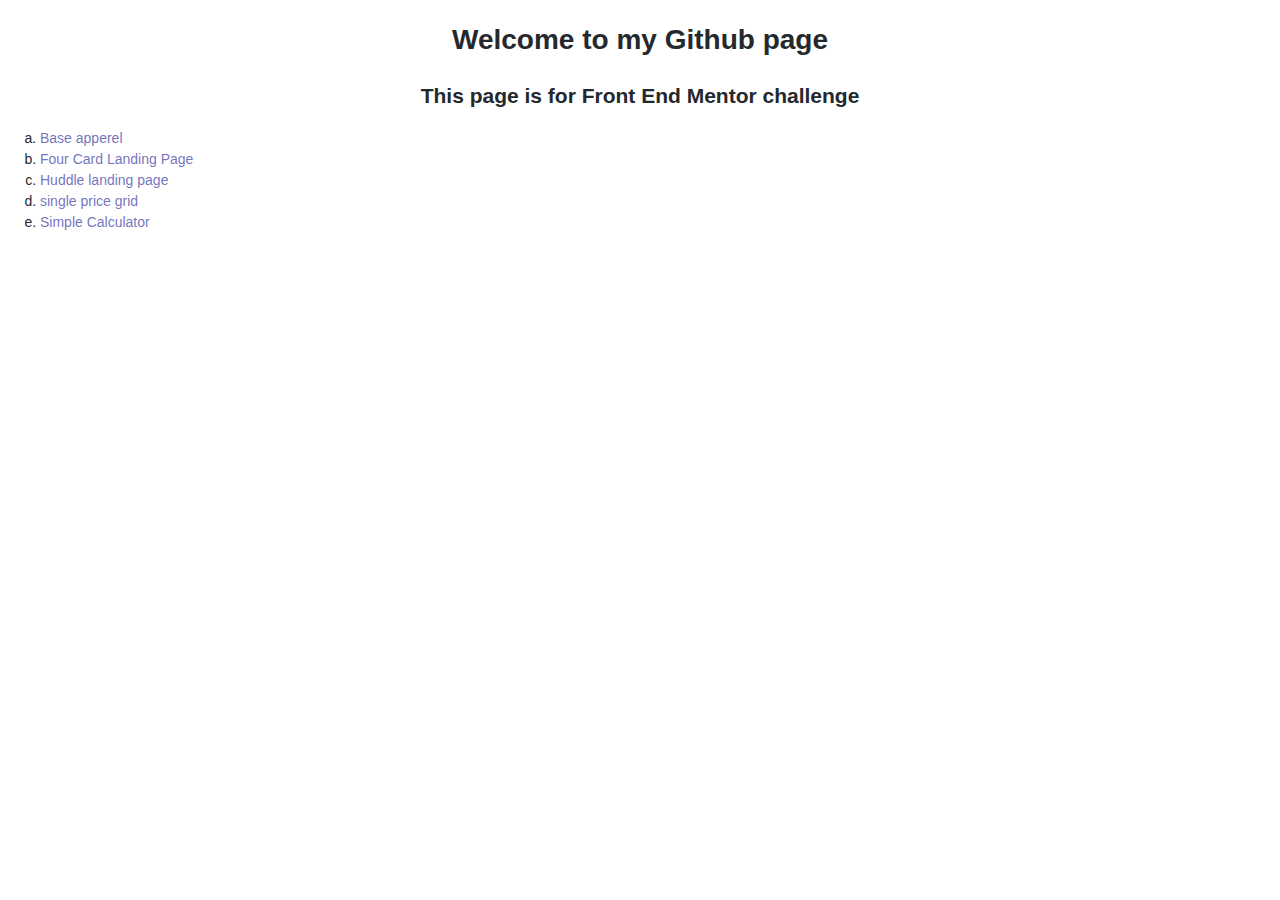
<file: index.html>
<!DOCTYPE html>
<html lang="en">

<head>
    <title></title>
    <meta charset="UTF-8">
    <meta name="viewport" content="width=device-width, initial-scale=1">
    <link href="style.css" rel="stylesheet">
    <link rel="stylesheet" href="https://stackpath.bootstrapcdn.com/bootstrap/4.5.0/css/bootstrap.min.css" integrity="sha384-9aIt2nRpC12Uk9gS9baDl411NQApFmC26EwAOH8WgZl5MYYxFfc+NcPb1dKGj7Sk" crossorigin="anonymous">

    <!-- JS, Popper.js, and jQuery -->
    <script src="https://code.jquery.com/jquery-3.5.1.slim.min.js" integrity="sha384-DfXdz2htPH0lsSSs5nCTpuj/zy4C+OGpamoFVy38MVBnE+IbbVYUew+OrCXaRkfj" crossorigin="anonymous"></script>
    <script src="https://cdn.jsdelivr.net/npm/popper.js@1.16.0/dist/umd/popper.min.js" integrity="sha384-Q6E9RHvbIyZFJoft+2mJbHaEWldlvI9IOYy5n3zV9zzTtmI3UksdQRVvoxMfooAo" crossorigin="anonymous"></script>
    <script src="https://stackpath.bootstrapcdn.com/bootstrap/4.5.0/js/bootstrap.min.js" integrity="sha384-OgVRvuATP1z7JjHLkuOU7Xw704+h835Lr+6QL9UvYjZE3Ipu6Tp75j7Bh/kR0JKI" crossorigin="anonymous"></script>
</head>

<body>
    <!-- <h1-6><span class="badge 2x badge-primary">Welcome to my Github page</span></h1-6> -->
    <header>
        <h1>Welcome to my Github page</h1>
        <h2>This page is for Front End Mentor challenge</h2>
    </header>
    <main>
        <ul>
            <li><a href="https://emanuelone.github.io/frontEnd-Mentor-challenges/base-apparel-coming-soon-master" target="_blank" rel="noopener noreferrer">Base apperel</a></li>
            <li><a href="https://emanuelone.github.io/frontEnd-Mentor-challenges/four-card-feature-section-master" target="_blank" rel="noopener noreferrer">Four Card Landing Page</a></li>
            <li><a href="https://emanuelone.github.io/frontEnd-Mentor-challenges/fylo-landing-page-with-two-column-layout-master" target="_blank" rel="noopener noreferrer">Huddle landing page</a></li>
            <li><a href="https://emanuelone.github.io/frontEnd-Mentor-challenges/single-price-grid-component-master" target="_blank" rel="noopener noreferrer">single price grid</a></li>
            <li>
                <a href="https://emanuelone.github.io/frontEnd-Mentor-challenges/tree/master/Calculator" target="_blank" rel="noopener noreferrer">Simple Calculator</a>
            </li> 

        </ul>
    </main>
</body>

</html>
</file>
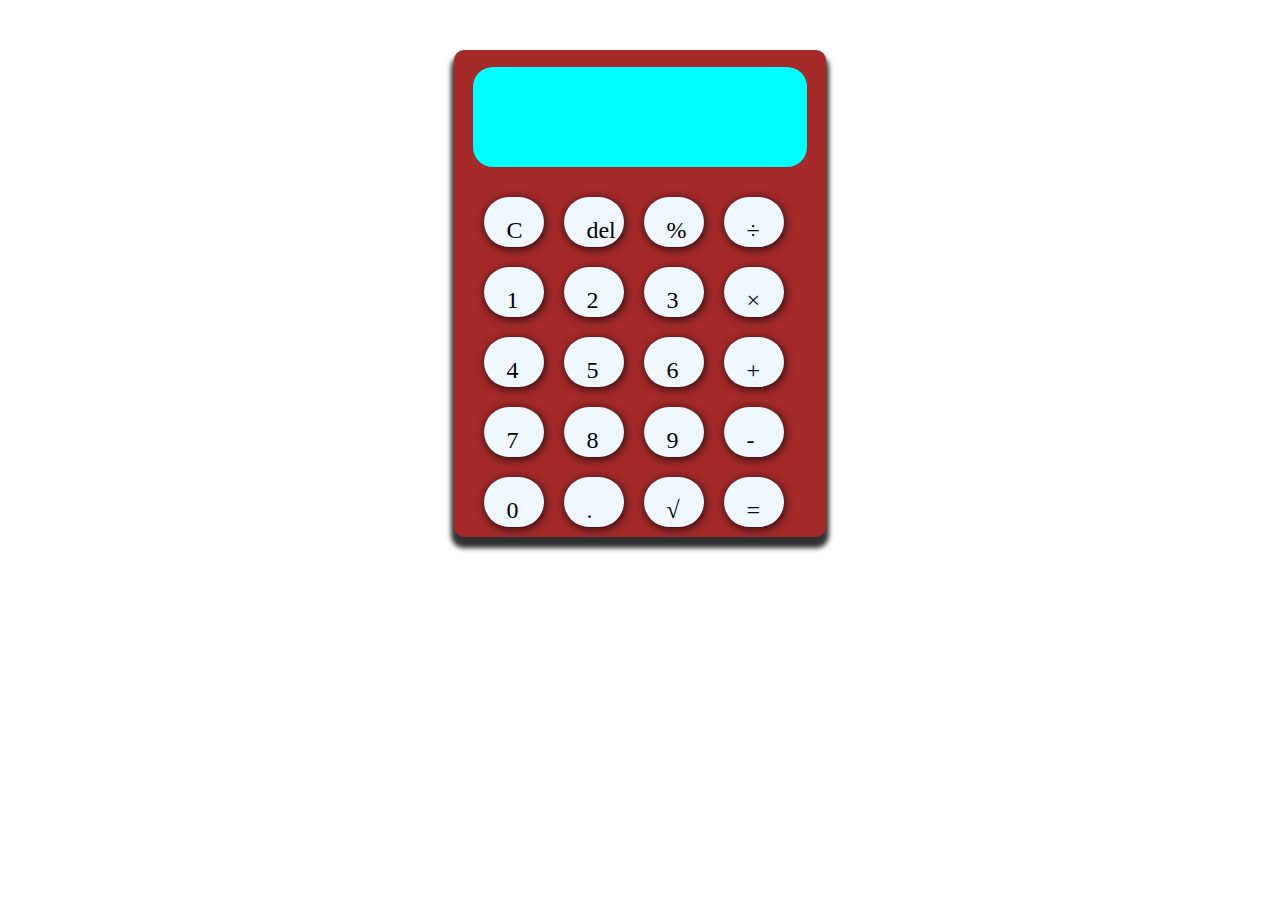
<file: Calculator/index.html>
<!DOCTYPE html>
<html lang="en">

<head>
    <meta charset="UTF-8">
    <meta name="viewport" content="width=device-width, initial-scale=1.0">
    <title>Calculator</title>
    <link rel="stylesheet" href="style.css">
</head>

<body>
    <div class="container">
        <div class="display">
            <p id="sign"></p>
            <p id="pre"></p>
            <p id="answer"></p>
            <p class="p" id="output"></p>

        </div>
        <div class="field">
            <div data-clear class="clear btn">C</div>
            <div class="del btn" data-delete>del</div>
            <div class="% btn" data-operator>%</div>
            <div class="divide btn" data-operator>÷</div>
            <div class="one btn" data-number>1</div>
            <div class="two btn" data-number>2</div>
            <div class="three btn" data-number>3</div>
            <div class="x btn" data-operator>×</div>
            <div class="four btn" data-number>4</div>

            <div class="five btn" data-number>5</div>
            <div class="six btn" data-number>6</div>
            <div class="plus btn" data-operator>+</div>
            <div class="seven btn" data-number>7</div>
            <div class="eight btn" data-number>8</div>
            <div class="nine btn" data-number>9</div>

            <div class="minus btn" data-operator>-</div>
            <div class="zero btn" data-number>0</div>

            <div class="dot btn" data-number>.</div>

            <div class="square btn" data-number>√</div>

            <div class="equal btn" data-equal>=</div>
        </div>
    </div>
    <script src="script.js"></script>
</body>

</html>
</file>
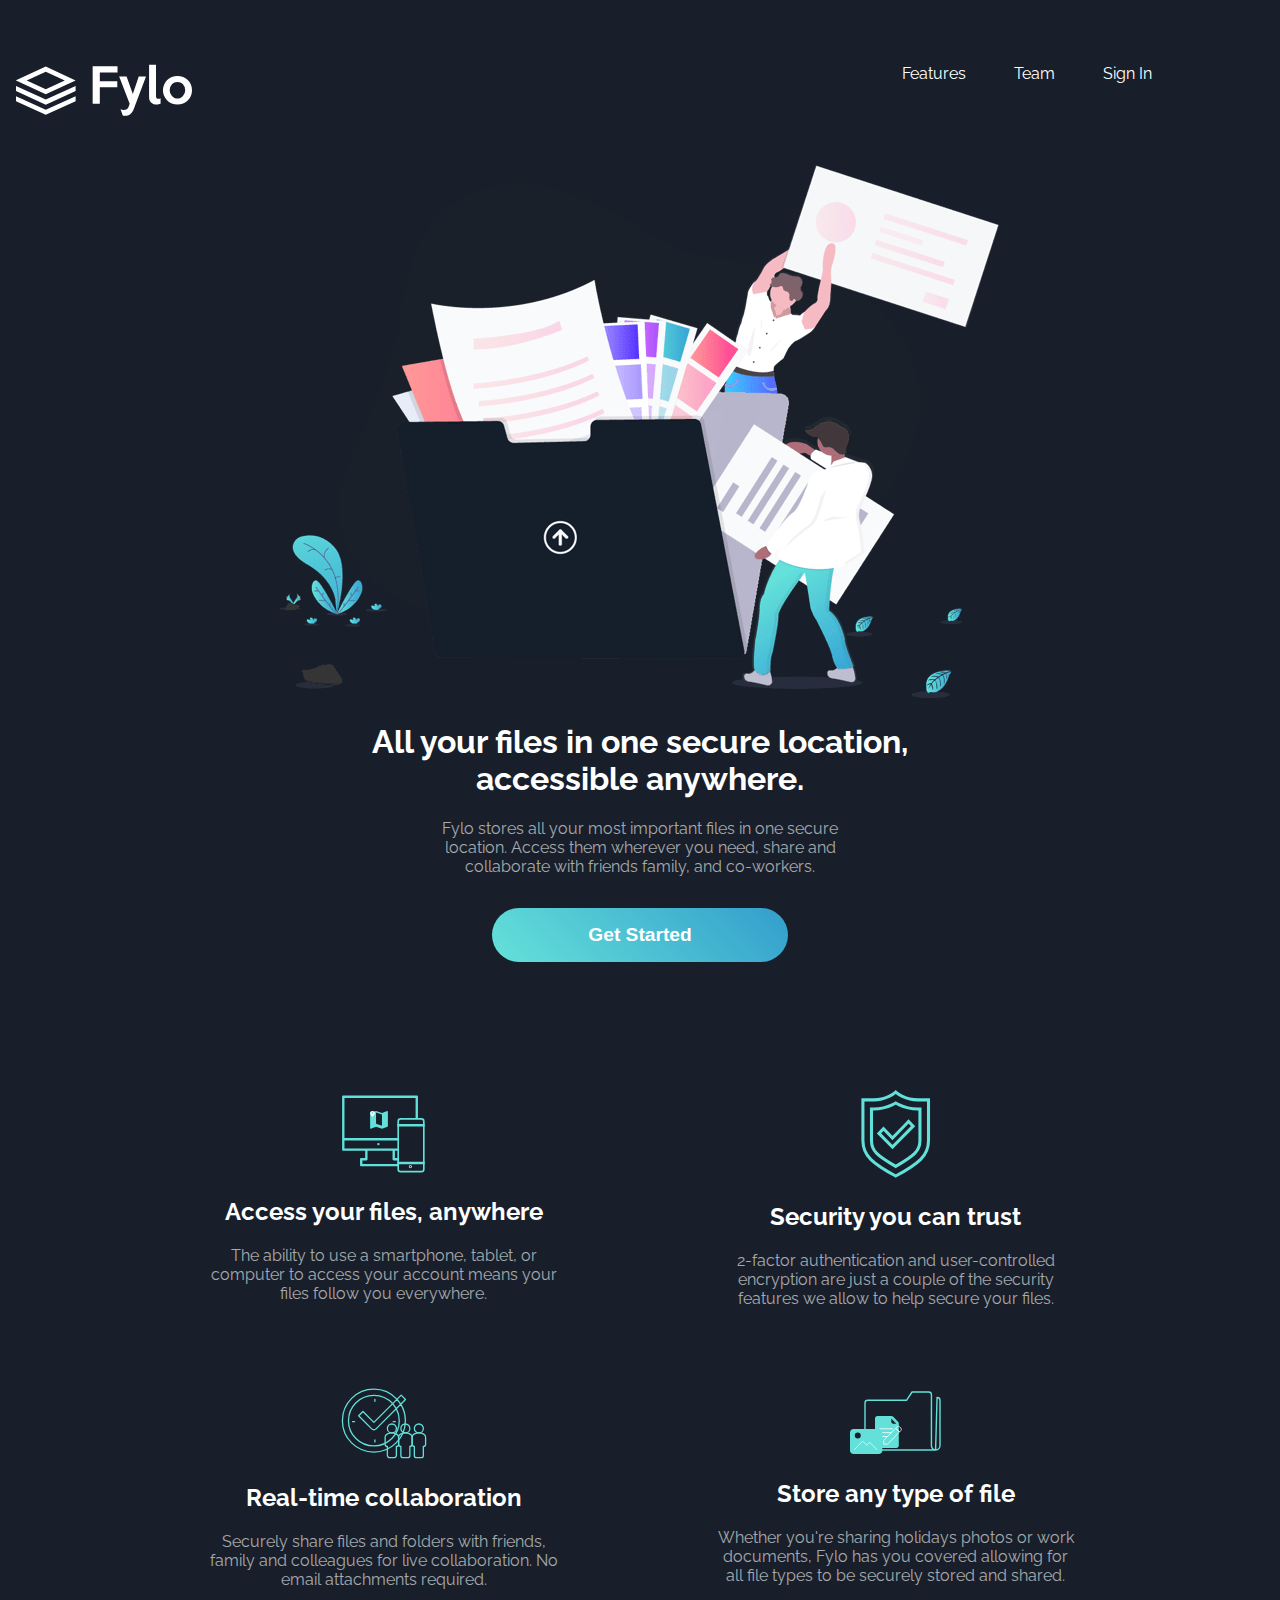
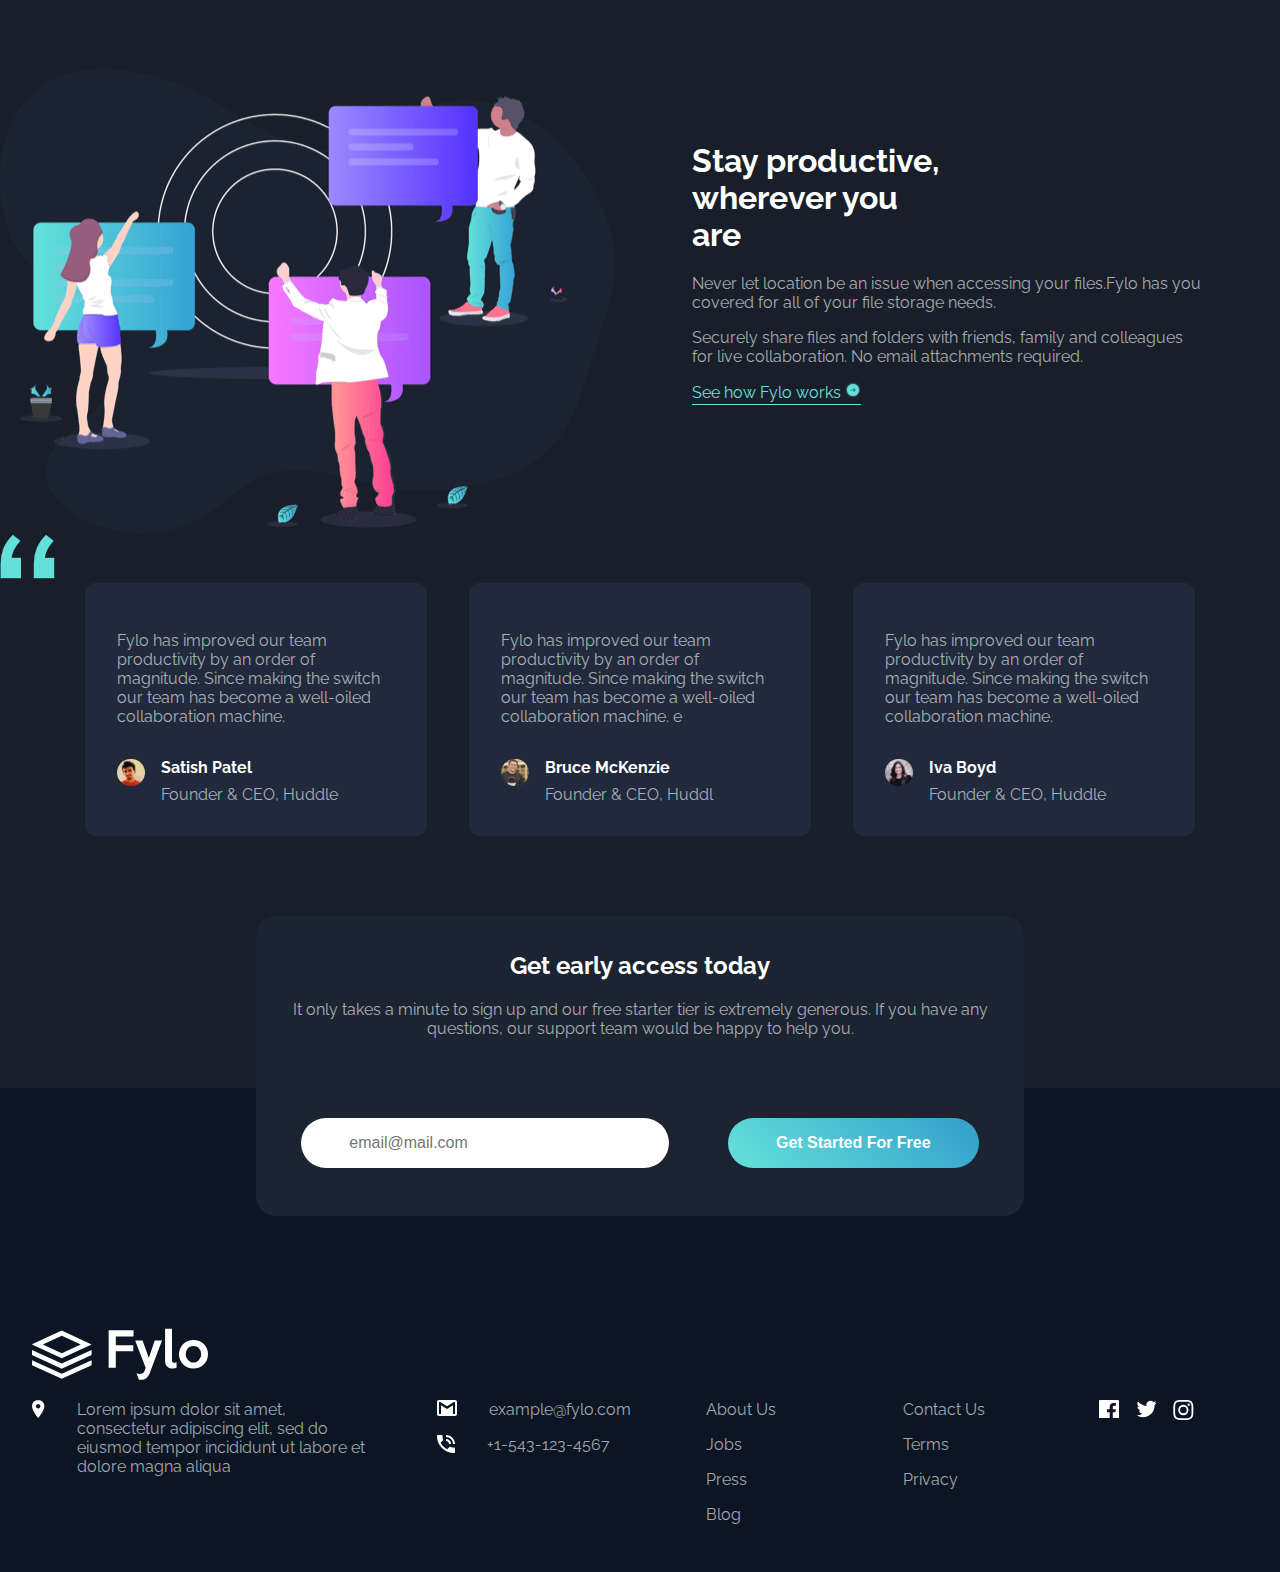
<file: fylo-dark-theme-landing-page-master/index.html>
<!DOCTYPE html>
<html lang="en">
  <head>
    <meta charset="UTF-8" />
    <meta name="viewport" content="width=device-width, initial-scale=1.0" />
    <!-- displays site properly based on user's device -->

    <link
      rel="icon"
      type="image/png"
      sizes="32x32"
      href="./images/favicon-32x32.png"
    />
    <link rel="stylesheet" href="style.css" />

    <title>
      Frontend Mentor | Fylo landing page with dark theme and features grid
    </title>

    <!-- Feel free to remove these styles or customise in your own stylesheet 👍 -->
    <style>
      .attribution {
        font-size: 11px;
        text-align: center;
      }
      .attribution a {
        color: hsl(228, 45%, 44%);
      }
    </style>
  </head>
  <link
    href="https://fonts.googleapis.com/css2?family=Raleway:wght@400;700&display=swap"
    rel="stylesheet"
  />
  <body>
    <nav>
      <img src="images/logo.svg" alt="" />
      <ul>
        <li>Features</li>
        <li>Team</li>
        <li>Sign In</li>
      </ul>
    </nav>
    <header>
      <img src="images/illustration-intro.png" alt="" />
      <div class="head">
        <h1>All your files in one secure location, accessible anywhere.</h1>
        <p>
          Fylo stores all your most important files in one secure location.
          Access them wherever you need, share and collaborate with friends
          family, and co-workers.
        </p>
      </div>
      <button>Get Started</button>
    </header>
    <div class="container">
      <div class="box">
        <img src="images/icon-access-anywhere.svg" alt="" />
        <h2>Access your files, anywhere</h2>
        <p>
          The ability to use a smartphone, tablet, or computer to access your
          account means your files follow you everywhere.
        </p>
      </div>
      <div class="box">
        <img src="images/icon-security.svg" alt="" />
        <h2>Security you can trust</h2>
        <p>
          2-factor authentication and user-controlled encryption are just a
          couple of the security features we allow to help secure your files.
        </p>
      </div>
      <div class="box">
        <img src="images/icon-collaboration.svg" alt="" />
        <h2>Real-time collaboration</h2>
        <p>
          Securely share files and folders with friends, family and colleagues
          for live collaboration. No email attachments required.
        </p>
      </div>
      <div class="box">
        <img src="images/icon-any-file.svg" alt="" />
        <h2>Store any type of file</h2>
        <p>
          Whether you're sharing holidays photos or work documents, Fylo has you
          covered allowing for all file types to be securely stored and shared.
        </p>
      </div>
    </div>
    <div class="stay">
      <img src="images/illustration-stay-productive.png" alt="" />
      <div class="pro">
        <h1>Stay productive, wherever you are</h1>
        <p>
          Never let location be an issue when accessing your files.Fylo has you
          covered for all of your file storage needs.
        </p>
        <p>
          Securely share files and folders with friends, family and colleagues
          for live collaboration. No email attachments required.
        </p>
        <a href=""
          >See how Fylo works <img src="images/icon-arrow.svg" alt=""
        /></a>
      </div>
    </div>

    <div class="testimonials">
      <img src="images/bg-quotes.png" alt="" />
      <section>
        <div class="test">
          <p>
            Fylo has improved our team productivity by an order of magnitude.
            Since making the switch our team has become a well-oiled
            collaboration machine.
          </p>
          <div class="name">
            <img src="images/profile-1.jpg" alt="" />
            <div class="profile">
              <h4>Satish Patel</h4>
              <p>Founder & CEO, Huddle</p>
            </div>
          </div>
        </div>
        <div class="test">
          <p>
            Fylo has improved our team productivity by an order of magnitude.
            Since making the switch our team has become a well-oiled
            collaboration machine. e
          </p>
          <div class="name">
            <img src="images/profile-2.jpg" alt="" />
            <div class="profile">
              <h4>Bruce McKenzie</h4>

              <p>Founder & CEO, Huddl</p>
            </div>
          </div>
        </div>
        <div class="test">
          <p>
            Fylo has improved our team productivity by an order of magnitude.
            Since making the switch our team has become a well-oiled
            collaboration machine.
          </p>
          <div class="name">
            <img src="images/profile-3.jpg" alt="" />
            <div class="profile">
              <h4>Iva Boyd</h4>

              <p>Founder & CEO, Huddle</p>
            </div>
          </div>
        </div>
      </section>
    </div>
    <div class="pop">
      <h2>Get early access today</h2>
      <p>
        It only takes a minute to sign up and our free starter tier is extremely
        generous. If you have any questions, our support team would be happy to
        help you.
      </p>
      <div class="sign">
        <input type="text" placeholder="email@mail.com" /><button>
          Get Started For Free
        </button>
      </div>
    </div>
    <footer>
      <img src="images/logo.svg" alt="" />
      <div class="feet">
        <div class="location m">
          <img src="images/icon-location.svg" alt="" />
          <p>
            Lorem ipsum dolor sit amet, consectetur adipiscing elit, sed do
            eiusmod tempor incididunt ut labore et dolore magna aliqua
          </p>
        </div>
        <div class="contact m">
          <div class="email">
            <img src="images/icon-email.svg" alt="" />
            <p>example@fylo.com</p>
          </div>
          <div class="phone">
            <img src="images/icon-phone.svg" alt="" />
            <p>+1-543-123-4567</p>
          </div>
        </div>
        <div class="about m">
          <p>About Us</p>
          <p>Jobs</p>
          <p>Press</p>
          <p>Blog</p>
        </div>
        <div class="contactUs m">
          <p>Contact Us</p>
          <p>Terms</p>
          <p>Privacy</p>
        </div>
        <div class="social m">
          <img src="images/icon-facebook.svg" alt="" />
          <img src="images/icon-twitter.svg" alt="" />
          <img src="images/icon-instagram.svg" alt="" />
        </div>
      </div>
    </footer>
  </body>
</html>
</file>
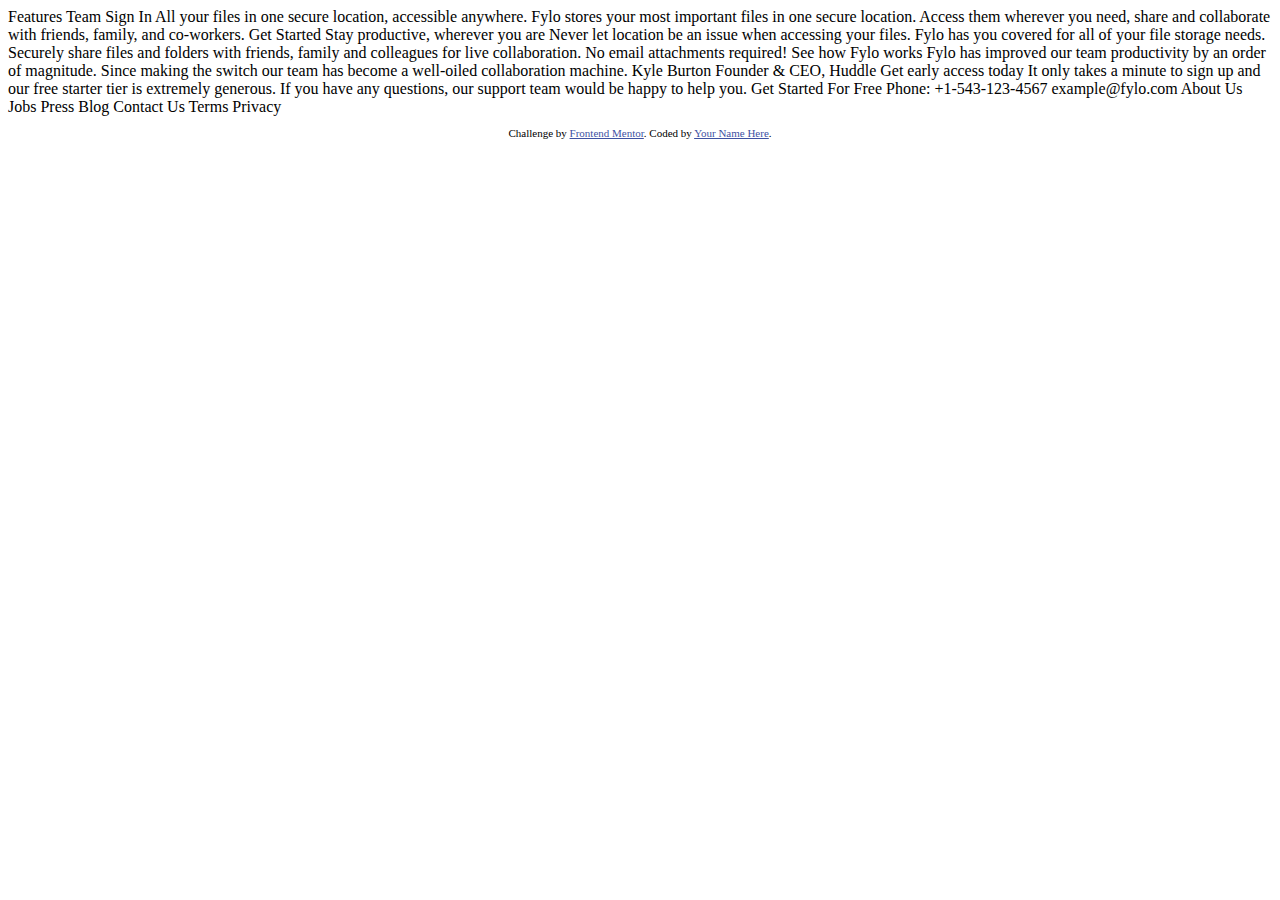
<file: fylo-landing-page-with-two-column-layout-master/index.html>
<!DOCTYPE html>
<html lang="en">
<head>
  <meta charset="UTF-8">
  <meta name="viewport" content="width=device-width, initial-scale=1.0"> <!-- displays site properly based on user's device -->

  <link rel="icon" type="image/png" sizes="32x32" href="./images/favicon-32x32.png">
  
  <title>Frontend Mentor | Fylo landing page with two column layout</title>

  <!-- Feel free to remove these styles or customise in your own stylesheet 👍 -->
  <style>
    .attribution { font-size: 11px; text-align: center; }
    .attribution a { color: hsl(228, 45%, 44%); }
  </style>
</head>
<body>

  Features
  Team
  Sign In

  All your files in one secure location, accessible anywhere.

  Fylo stores your most important files in one secure location. 
  Access them wherever you need, share and collaborate with friends, 
  family, and co-workers.

  Get Started

  Stay productive, wherever you are

  Never let location be an issue when accessing your files. Fylo has you 
  covered for all of your file storage needs.

  Securely share files and folders with friends, family and colleagues for 
  live collaboration. No email attachments required!

  See how Fylo works

  Fylo has improved our team productivity by an order of magnitude. Since 
  making the switch our team has become a well-oiled collaboration machine.

  Kyle Burton
  Founder & CEO, Huddle

  Get early access today

  It only takes a minute to sign up and our free starter tier is extremely generous. 
  If you have any questions, our support team would be happy to help you.

  Get Started For Free

  Phone: +1-543-123-4567
  example@fylo.com

  About Us
  Jobs
  Press
  Blog

  Contact Us
  Terms
  Privacy

  <footer>
    <p class="attribution">
      Challenge by <a href="https://www.frontendmentor.io?ref=challenge" target="_blank">Frontend Mentor</a>. 
      Coded by <a href="#">Your Name Here</a>.
    </p>
  </footer>
</body>
</html>
</file>
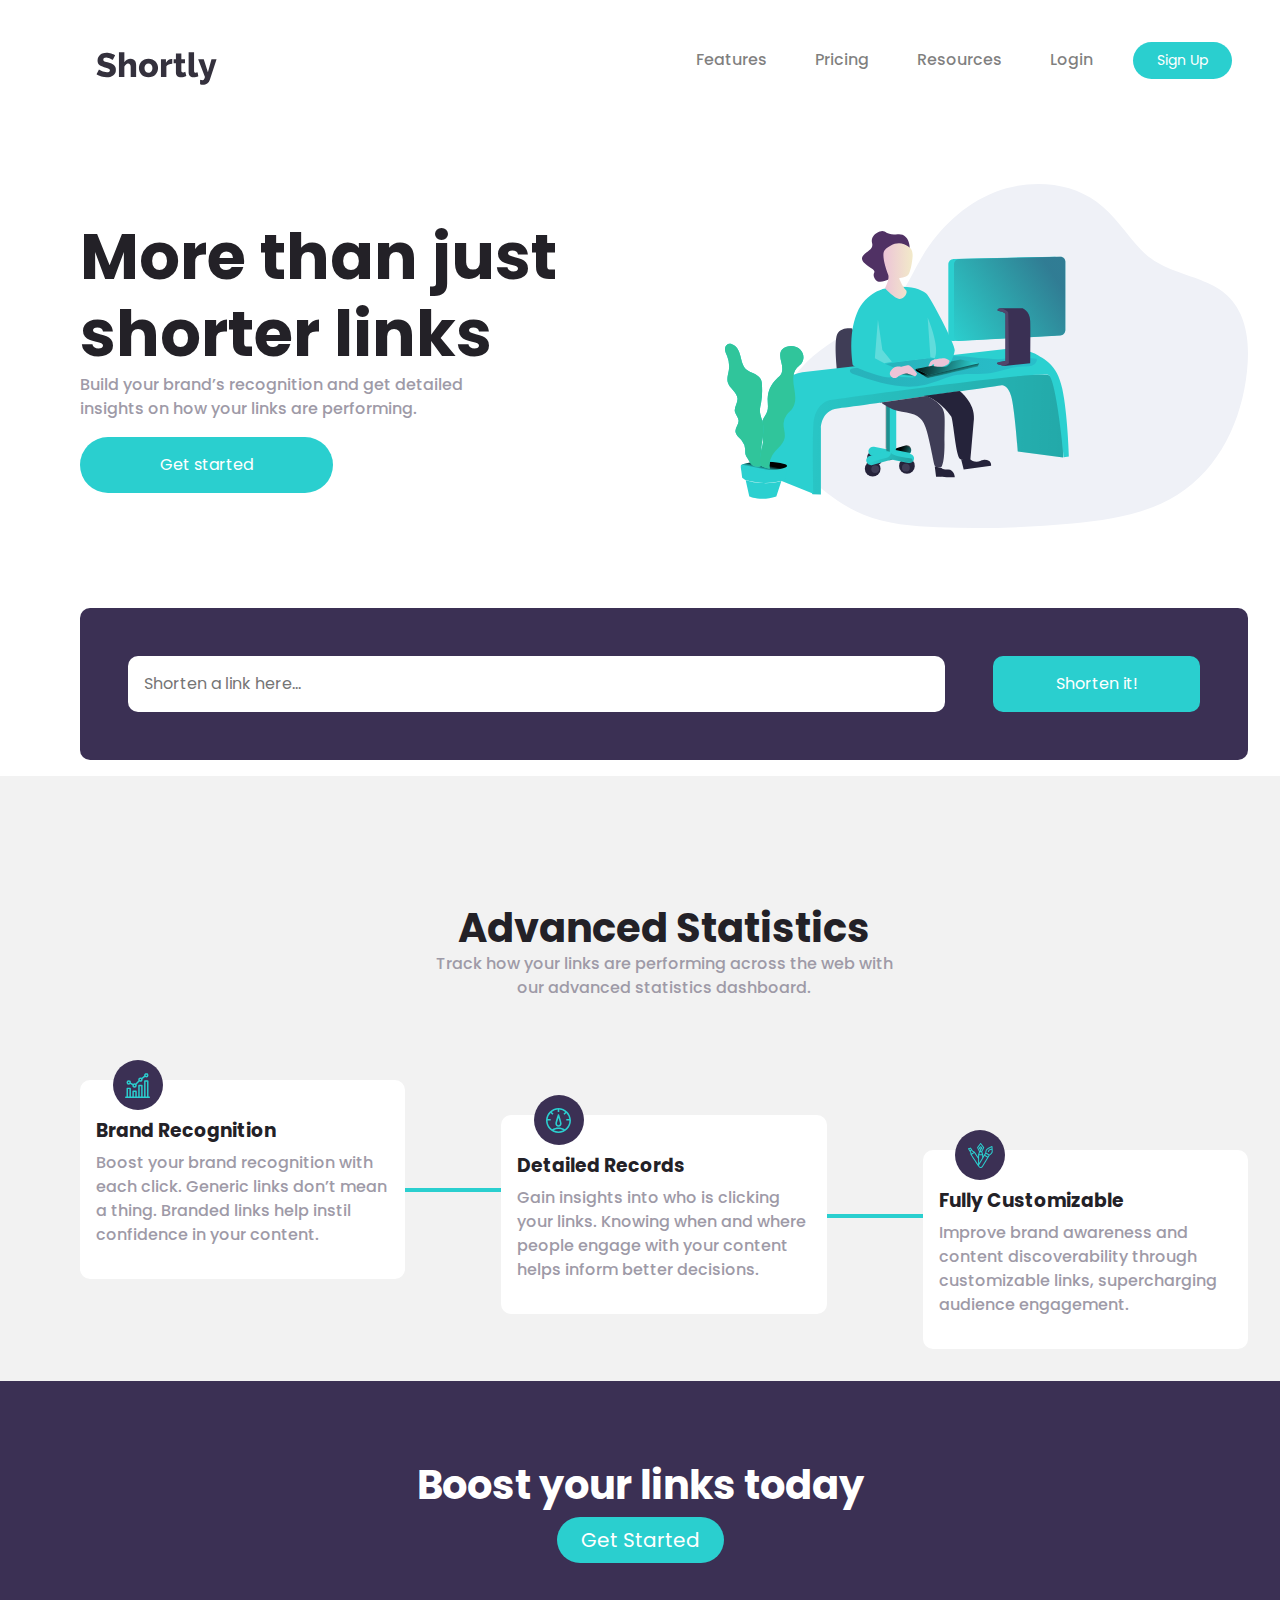
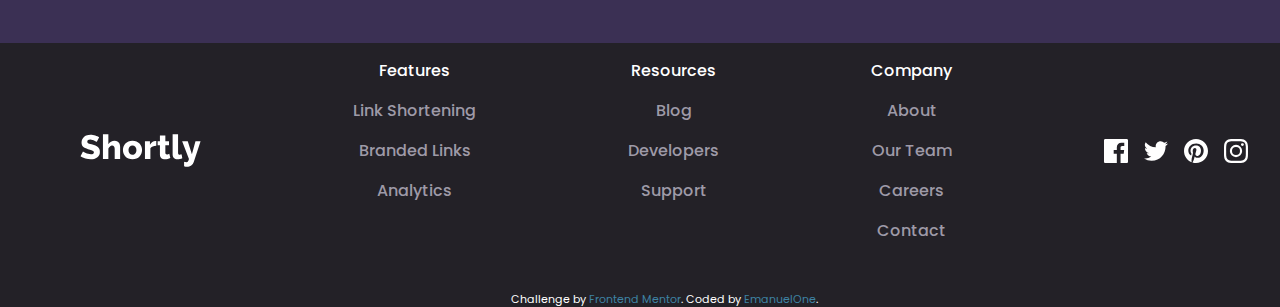
<file: url-shortening-api-master/index.html>
<!DOCTYPE html>
<html lang="en">
  <head>
    <meta charset="UTF-8" />
    <meta name="viewport" content="width=device-width, initial-scale=1.0" />
    <!-- displays site properly based on user's device -->

    <link
      rel="icon"
      type="image/png"
      sizes="32x32"
      href="./images/favicon-32x32.png"
    />

    <title>Frontend Mentor | Shortly URL shortening API Challenge</title>

    <!-- Feel free to remove these styles or customise in your own stylesheet 👍 -->
    <style>
      .attribution {
        font-size: 11px;
        margin-top: 3rem;
        text-align: center;
        color: #fff;
      }
      .attribution a {
        color: hsl(199, 45%, 44%);
      }
      .attribution a:hover{
        color: hsl(184, 45%, 44%);

      }
    </style>
    <!-- CSS only -->
    <link
    rel="stylesheet"
    href="https://stackpath.bootstrapcdn.com/bootstrap/4.5.2/css/bootstrap.min.css"
    integrity="sha384-JcKb8q3iqJ61gNV9KGb8thSsNjpSL0n8PARn9HuZOnIxN0hoP+VmmDGMN5t9UJ0Z"
    crossorigin="anonymous"
    />
    <link rel="stylesheet" href="./css/style.css" />

    <!-- JS, Popper.js, and jQuery -->
    <script
      src="https://code.jquery.com/jquery-3.5.1.slim.min.js"
      integrity="sha384-DfXdz2htPH0lsSSs5nCTpuj/zy4C+OGpamoFVy38MVBnE+IbbVYUew+OrCXaRkfj"
      crossorigin="anonymous"
    ></script>
    <script
      src="https://cdn.jsdelivr.net/npm/popper.js@1.16.1/dist/umd/popper.min.js"
      integrity="sha384-9/reFTGAW83EW2RDu2S0VKaIzap3H66lZH81PoYlFhbGU+6BZp6G7niu735Sk7lN"
      crossorigin="anonymous"
    ></script>
    <script
      src="https://stackpath.bootstrapcdn.com/bootstrap/4.5.2/js/bootstrap.min.js"
      integrity="sha384-B4gt1jrGC7Jh4AgTPSdUtOBvfO8shuf57BaghqFfPlYxofvL8/KUEfYiJOMMV+rV"
      crossorigin="anonymous"
    ></script>
  </head>
  <body>
    <div class="white">

      <!-- //bootstrap -->
      <nav class="navbar navbar-expand-md navbar-light ">
        <!-- <a href="" class="navbar-brand">TinDog</a> -->
        <div class="nav-right navbar-brand">
          <img src="images/logo.svg" alt="" />
          
        </div>

        <button
          class="navbar-toggler"
          type="button"
          data-toggle="collapse"
          data-target="#navbarSupportedContent"
          aria-controls="navbarSupportedContent"
          aria-expanded="false"
          aria-label="Toggle navigation"
        >
          <span class="navbar-toggler-icon"></span>
        </button>
        <div class="collapse navbar-collapse" id="navbarSupportedContent">
          <div class="nav justify-content-end navbar-nav ml-auto">
            <div class="nav-left">
          <p><a href="#" class="nav-link ">Features</a></p>
          <p><a href="#" class="nav-link ">          Pricing</a></p>
          <p><a href="#" class="nav-link ">          Resources</a></p>
            <p class="nav-item">
              <a href="" class="nav-link"> Login</a>
            </p>
            <p class="nav-item">
              <a href="" class="nav-link btn btn-block btn-sm ">

                Sign Up
              
              </a>
            </p>
          </div>
        </div>
      </nav>
      <header>
        <div class="left">
          <div>
            <h1>More than just shorter links</h1>
            <p>
              Build your brand’s recognition and get detailed insights on how
              your links are performing.
            </p>
            <button class=" btn ">Get started</button>
          </div>
        </div>

        <div class="right">
          <img src="images/illustration-working.svg" alt="" />
        </div>
      </header>
      <div class="shortner">
        <div class="input">
          <input type="text" placeholder="Shorten a link here..." />
        </div>
        <button class="btn">Shorten it!</button>
        
        </div>
        <!--<ul>
        <li><p>www.facebook.com</p>
        <p>https://rel.ink/ngc25c</p>
        <button class="btn"> Copy</button></li>
      </ul><ul>
        <li><p>www.facebook.com</p>
        <p>https://rel.ink/ngc25c</p>
        <button class="btn"> Copy</button></li>
      </ul>-->

    </div>    <section>
      <div class="advance">
        <h2>Advanced Statistics</h2>
        <p>
          Track how your links are performing across the web with our advanced
          statistics dashboard.
        </p>
      </div>
      <section>
        <div class="box">
          <div class="img">

            <img src="images/icon-brand-recognition.svg" alt="" />
          </div>
          <h1>Brand Recognition</h1>
          <p>
            Boost your brand recognition with each click. Generic links don’t
            mean a thing. Branded links help instil confidence in your content.
          </p>
        </div>
        <div class="box">
          <div class="img">

            <img src="images/icon-detailed-records.svg" alt="" />
          </div>
          <h1>Detailed Records</h1>
          <p>
            Gain insights into who is clicking your links. Knowing when and
            where people engage with your content helps inform better decisions.
          </p>
        </div>
        <div class="box">
          <div class="img">

            <img src="images/icon-fully-customizable.svg" alt="" />
          </div>
          <h1>Fully Customizable</h1>
          <p>
            Improve brand awareness and content discoverability through
            customizable links, supercharging audience engagement.
          </p>
        </div>
        <div class="line"></div>
        <div class="line2"></div>
      </section>
    </section>

    <div class="call-to-action">
      <h1>Boost your links today</h1>
      <button class="btn btn-lg">Get Started</button>
    </div>
    <footer>
      <div class="col">
        <div class="row">
          <img src="images/logowhite.svg" alt="" />
        </div>
        <div class="row">
          <p>Features</p>
          <p>Link Shortening</p>
          <p>Branded Links</p>
          <p>Analytics</p>
        </div>
        <div class="row">
          <p>Resources</p>
          <p>Blog</p>
          <p>Developers</p>
          <p>Support</p>
        </div>
        <div class="row">
          <p>Company</p>
          <p>About</p>
          <p>Our Team</p>
          <p>Careers</p>
          <p>Contact</p>
        </div>
        <div class="row">
          <p><img src="images/icon-facebook.svg" alt="" /></p>
          <p><img src="images/icon-twitter.svg" alt="" /></p>
          <p><img src="images/icon-pinterest.svg" alt="" /></p>
          <p><img src="images/icon-instagram.svg" alt="" /></p>
        </div>
      </div>

    <div class="attribution">
      Challenge by
      <a href="https://www.frontendmentor.io?ref=challenge" target="_blank"
        >Frontend Mentor</a
      >. Coded by <a href="#">EmanuelOne</a>.
    </div>
    </footer>
    <script src="script.js"></script>
  </body>
</html>
</file>
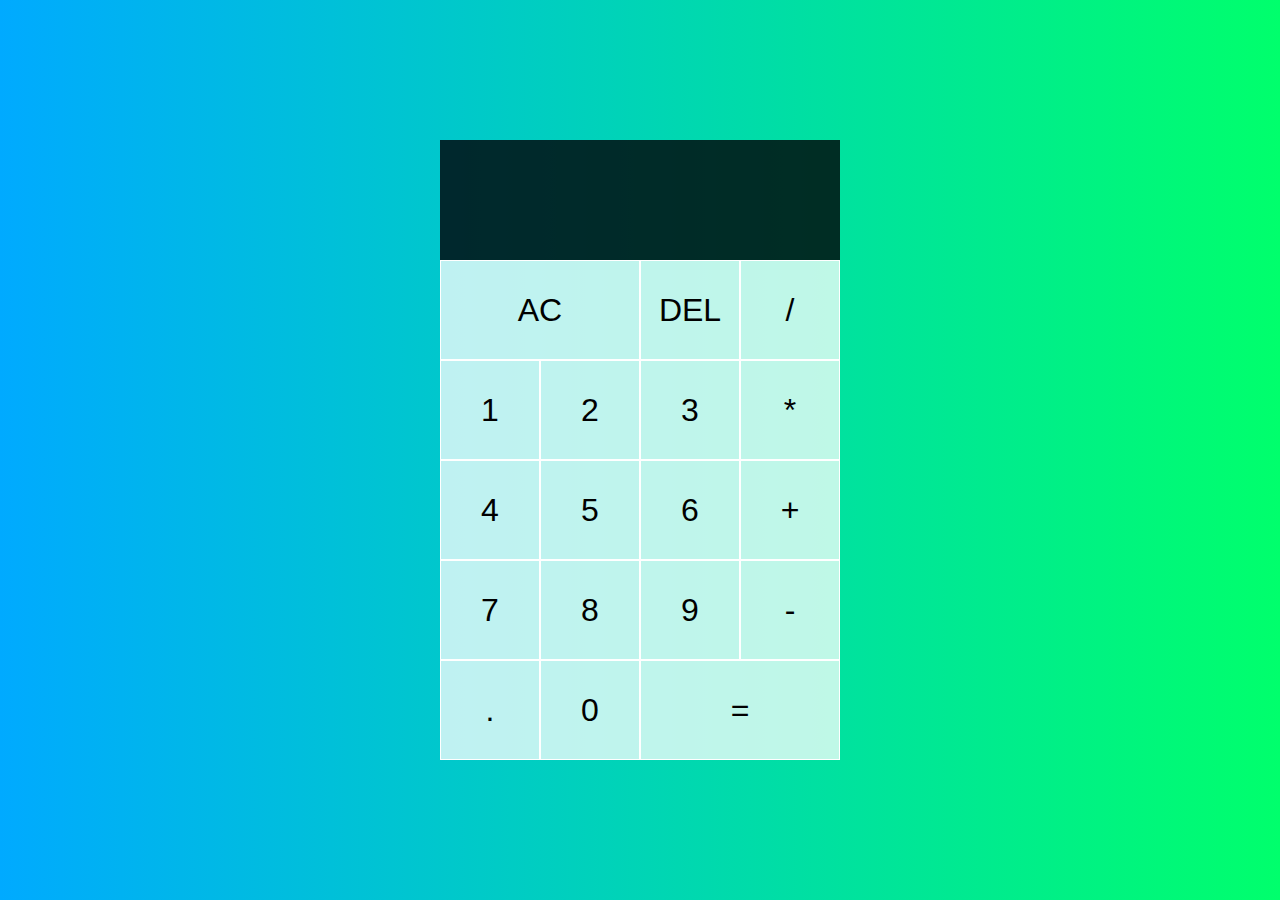
<file: Calculator/new Calculator/index.html>
<!DOCTYPE html>
<html lang="en">

<head>
    <meta charset="UTF-8">
    <meta name="viewport" content="width=device-width, initial-scale=1.0">
    <title>Calculator</title>
    <link rel="stylesheet" href="style.css">
</head>

<body>
    <div class="calculator-grid">
        <div class="output">
            <div data-previous-operand class="previous-operand"></div>
            <div data-current-operand class="current-operand"></div>

        </div>
        <button data-clear class="span-two">AC</button>
        <button data-delete>DEL</button>
        <button data-operation>/</button>
        <button data-number>1</button>
        <button data-number>2</button>
        <button data-number>3</button>
        <button data-operation>*</button>
        <button data-number>4</button>
        <button data-number>5</button>
        <button data-number>6</button>
        <button data-operation>+</button>
        <button data-number>7</button>
        <button data-number>8</button>
        <button data-number>9</button>
        <button data-operation>-</button>
        <button data-number>.</button>
        <button data-number>0</button>
        <button data-equal class="span-two">=</button>


    </div>



    <script src="script.js "></script>
</body>

</html>
</file>
<file: style.css>
* {
    box-sizing: border-box;
}

body {
    font-family: -apple-system, BlinkMacSystemFont, "Segoe UI", Helvetica, Arial, sans-serif, "Apple Color Emoji", "Segoe UI Emoji", "Segoe UI Symbol";
    font-size: 14px;
    line-height: 1.5;
    color: #24292e;
    background-color: #fff;
    margin: 0;
}

header {
    text-align: center;
}

ul {
    list-style: lower-latin;
}

a {
    text-decoration: none;
    color: rgba(97, 97, 180, 0.884);
}
</file>
<file: Calculator/style.css>
*,
     ::after,
     ::before {
        box-sizing: border-box;
    }
    
    body {
        margin: 0;
    }
    
    .container {
        width: 29%;
        margin: 50px auto 0;
        background-color: brown;
        padding-top: 17px;
        border-radius: 10px;
        box-shadow: 0px 8px 5px 3px #000000cf;
    }
    
    .display {
        background-color: aqua;
        width: 90%;
        margin: 0px auto 20px;
        height: 100px;
        border-radius: 20px;
        text-align: left;
        position: relative;
    }
    
    .display p {
        color: black;
        margin: 0;
        font-size: 30px;
        position: absolute;
    }
    
    #pre {
        position: absolute;
        right: 10px;
    }
    
    #answer {
        bottom: 10px;
        left: 10px;
    }
    
    #sign {
        left: 10px;
        color: blue;
    }
    
    .p {
        text-align: right;
        bottom: 10px;
        right: 10px;
    }
    
    .field {
        display: flex;
        flex-direction: row;
        flex-wrap: wrap;
        width: 100%;
        margin: 0 auto;
        padding-left: 20px;
    }
    
    .btn {
        width: 50px;
        height: 50px;
        background-color: aliceblue;
        margin: 10px;
        border-radius: 50px;
        text-align: center;
        padding: 20px 38px 0 22px;
        box-shadow: 1px 2px 8px 1px #000000ab;
        font-size: x-large;
    }
    
    .btn:hover {
        background-color: gray;
        box-shadow: 1px 2px 8px 1px #d8d8ceda;
        color: white;
    }
    
    @media (max-width:400px) {
        .container {
            width: 80%;
        }
        .btn {
            width: 30px;
            height: 30px;
            border-radius: 1000px;
            font-size: 16px;
            padding: 10px 30px 0 15px;
            position: relative;
        }
        .field {
            padding-left: 0px;
        }
    }
</file>
<file: fylo-dark-theme-landing-page-master/style.css>
*,
*::before,
*::after {
  box-sizing: border-box;
}
body {
  width: 100%;
  color: #ffffff;
  margin: 0;
  background-color: rgb(24, 31, 42);
  font-family: "Raleway", sans-serif;
}
p {
  font-weight: 400;
  font-size: 16px;
  color: #ffffffa0;
}
nav {
  display: flex;
  justify-content: space-between;
  padding: 2rem 1rem;
}
nav img {
  width: 30%;
  height: 30%;
}

nav ul {
  list-style: none;
  display: flex;
  column-gap: 1rem;
  align-self: start;
  margin: 0 0 auto;
}
header {
  margin: 1rem auto 0;
  text-align: center;
}
header img {
  width: 100%;
}
header h1 {
  text-align: center;
}
header p {
  text-align: center;
}
button {
  background: linear-gradient(45deg, hsl(176, 68%, 64%), hsl(198, 60%, 50%));
  outline: none;
  border: none;
  color: #ffffff;
  font-weight: 700;
  text-align: center;
  border-radius: 100px;
  padding: 1rem 6rem;
  margin: 2rem auto 4rem;
  font-size: 1.2rem;
}
.container {
  display: flex;
  flex-direction: column;
  align-items: center;
  text-align: center;
  margin: 2rem auto;
  width: 80%;
}
.box {
  margin: 2rem auto;
}
.stay > img {
  width: 100%;
  height: 100%;
}
.pro {
  text-align: start;
  width: 90%;
  margin: 0 auto 5rem;
}
.pro a {
  text-decoration: none;
  color: hsl(176, 68%, 64%);
  padding-bottom: 2px;
  border-bottom: 1px solid hsl(176, 68%, 64%);
}
.testimonials {
  /* margin: 0 auto; */
}
.testimonials section {
  display: flex;
  flex-direction: column;
  row-gap: 2rem;
}
.test {
  width: 90%;
  background-color: hsl(219, 30%, 18%);
  margin: 0 auto;
  border-radius: 10px;
  padding: 2rem;
}
.name {
  display: flex;
  column-gap: 1rem;
}
.name p,
.name h4,
.m p {
  margin: 0;
}
.name img {
  width: 10%;
  height: 10%;
  border-radius: 50%;
  align-self: center;
}
.profile {
  display: flex;
  flex-direction: column;
  row-gap: 0.5rem;
  margin-top: 1rem;
}
.pop {
  width: 90%;
  position: relative;
  background-color: hsl(217, 28%, 15%);
  margin: 5rem auto -30%;
  padding: 1rem;
  border-radius: 20px;
  text-align: center;
  z-index: 4;
}

.pop button,
.pop input {
  width: fit-content;
  border-radius: 100px;
  border: none;
  outline: none;
  font-size: 16px;
  text-align: start;
  padding: 1rem 3rem;
  margin: 2rem auto;
}

.sign {
  display: flex;
  flex-direction: column;
  margin: 3rem auto 0;
}
footer {
  background-color: hsl(216, 53%, 9%);
  padding: 15rem 2rem 2rem;
}
.feet {
  display: grid;
  grid-template-columns: repeat(1, 1fr);
}
.location {
  column-gap: 2rem;
}
.location p {
  width: 74%;
}
.m {
  display: flex;
  margin: 1rem 0;
}
.m img {
  width: fit-content;
  height: fit-content;
}
.contact {
  flex-direction: column;
  row-gap: 1rem;
}
.email,
.phone {
  display: flex;
  column-gap: 2rem;
}
.about,
.contactUs {
  flex-direction: column;
  row-gap: 1rem;
}
.social {
  column-gap: 1rem;
  justify-content: center;
}
@media (min-width: 800px) {
  /* h1,
  h2 {
    font-size: 2rem;
  } */
  nav img {
    width: fit-content;
    height: fit-content;
  }
  nav ul {
    column-gap: 3rem;
  }
  nav {
    margin-top: 2rem;
    padding-right: 10%;
  }
  header img,
  .stay > img {
    width: fit-content;
  }
  .head {
    width: 50%;
    text-align: center;
    margin: 0 auto;
  }
  .head p {
    width: 70%;
    text-align: center;
    margin: 0 auto;
  }
  .container {
    display: grid;
    grid-template-columns: repeat(2, 1fr);
  }
  .box {
    width: 70%;
  }
  .stay {
    display: flex;
  }
  .pro h1 {
    width: 50%;
  }
  .pro {
    max-width: 50%;
    width: 40%;
    justify-self: flex-start;
    align-self: center;
  }
  .testimonials section {
    display: grid;
    grid-template-columns: repeat(3, 1fr);
  }
  .test {
    width: 80%;
    margin: 0;
    justify-self: center;
  }
  .test:first-of-type {
    justify-self: end;
  }
  .test:last-of-type {
    justify-self: start;
  }
  .sign {
    display: flex;
    flex-direction: row;
  }
  .pop {
    width: 60%;
    margin-bottom: -10%;
  }
  .pop input {
    width: 50%;
  }
  .feet {
    grid-template-columns: repeat(6, 1fr);
  }
  .location {
    grid-column: 1/3;
  }
  .about,
  .contactUs {
    justify-self: center;
  }
}
</file>
<file: url-shortening-api-master/css/style.css>
@import url("https://fonts.googleapis.com/css2?family=Poppins:wght@500;700&display=swap");

body {
  font-family: "Poppins", sans-serif;
  margin: 0;
}
.white {
  padding: 0 2rem 0 5rem;
}
*,
*::before,
*::after {
  box-sizing: border-box;
}
nav {
  margin-top: 2rem;
  display: flex;
  justify-content: space-between;
  background-color: transparent;
}
.nav-right,
.nav-left {
  display: flex;
  align-items: center;
  justify-content: space-between;
  column-gap: 2rem;
}
.nav-right p {
  margin: 0;
}
.nav-item .btn {
  padding: 0.5rem 1.5rem !important;
}
.btn {
  background-color: hsl(180, 66%, 49%);
  color: white;
  font-family: "Poppins";
  border: none;
  color: #fff !important;
  outline: none;
  border-radius: 50px;
  padding: 0.5rem 1.5rem;
}
p {
  font-weight: 500;
  /* color: hsl(0, 0%, 75%); */
  color: hsl(257, 7%, 63%);
}
h1,
h2,
h3 {
  font-weight: 700;
  color: hsl(260, 8%, 14%);
}
.left div {
  width: 80%;
  margin: 0;
  display: flex;
  flex-direction: column;
}
.left h1 {
  font-size: 4rem;
  margin: 0;
}
.left h1 ~ p {
  margin-top: 0;
}
.left button {
  align-self: start;
  padding: 1rem 5rem;
}
header {
  display: flex;
  margin: 5rem auto 0;
}
.left {
  align-self: center;
  flex-wrap: wrap;
}
.left p {
  width: inherit;
}
.right img {
  width: 100%;
}
.shortner {
  width: 100%;
  display: flex;
  position: relative;
  z-index: 5;
  background-image: url("C:\\Users\\Emanuel\\Desktop\\frontEnd-Mentor-challenges\\ass\\url-shortening-api-master\\images\\bg-shorten-desktop.svg");
  /* background-image: url(./images/bg-shorten-desktop.svg); */
  background-repeat: no-repeat;
  background-size: cover;
  background-color: hsl(257, 27%, 26%);
  justify-content: space-between;
  padding: 3rem;
  border-radius: 10px;
  column-gap: 3rem;
  margin: 5rem auto 1rem;
}
.input {
  width: 80%;
}
input {
  width: 100%;
  padding: 1rem;
  border-radius: 10px;
  border: none;
 /* border: 2px #ab3f3fd9 solid;*/
}
.input ~ button {
  border-radius: 10px;
  width: 20%;
}
.input ~ button:hover {
  background-color: hsl(180, 66%, 37%);
}
.white ~ section {
  background-color: hsl(0, 0%, 95%);
  padding: 1rem 2rem 2rem 5rem;
}
.advance {
  text-align: center;
  margin: 5rem auto 5rem;
  width: 40%;
  padding-top:2rem
}
.advance h2 {
  font-size: 2.5rem;
  margin: 0 auto;
}
.advance p {
  margin-top: 0;
}
.advance ~ section {
  display: flex;
  justify-content: space-around;
  /* gap: 6rem; */
  column-gap: 6rem;
  position: relative;
}
.box {
  background-color: #fff;
  padding: 2rem 1rem 1rem;
  position: relative;
  width: 33.333%;
  border-radius: 10px;
  height: 33.333%;
  z-index: 4;
}

.box:nth-of-type(even) {
  margin-top: 3%;
}
.box:nth-of-type(3) {
  margin-top: 6%;
}
.box h1 {
  font-size: 1.17rem;
  margin-top: 0.5rem;
}
.line {
  position: absolute;
  left: 10%;
  top: 40%;
  height: 4px;
  background: hsl(180, 66%, 49%);
  content: "";
  width: 40%;
  margin: 0 auto;
  display: block;
}
.line2 {
  position: absolute;
  right: 10%;
  top: 50%;
  height: 4px;
  background: hsl(180, 66%, 49%);
  content: "";
  width: 40%;
  margin: 0 auto;
  display: block;
}
.box .img {
  position: absolute;
  background-color: hsl(257, 27%, 26%);
  border-radius: 50%;
  top: -10%;
  display: flex;
  left: 10%;
  width: 50px;
  height: 50px;
  justify-content: center;
}
.img img {
  height: 50%;
  width: 50%;
  align-self: center;
}
.call-to-action {
  text-align: center;
  padding: 5rem 10rem;
  background-image: url("C:\\Users\\Emanuel\\Desktop\\frontEnd-Mentor-challenges\\ass\\url-shortening-api-master\\images\\bg-boost-desktop.svg");
  background-repeat: no-repeat;
  background-size: cover;
  background-color: hsl(257, 27%, 26%);
}
.shortner ~ ul {
  list-style: none;
  padding: 0;
}
.shortner ~ ul li {
  display: flex;
  justify-content: space-between;
  align-items: center;
  background-color: hsl(0, 0%, 95%);
  padding: 0.5rem;
  border-radius: 10px;
}

.call-to-action h1 {
  color: #fff;
}
footer {
  background-color: hsl(260, 8%, 14%);
  padding: 1rem 2rem 0rem 5rem;
}
.col {
  display: flex;
  justify-content: space-between;
  width: 100%;
}
.col p {
  margin: 0;
}
.row {
  display: flex;
  flex-direction: column;
  align-items: center;
  row-gap: 1rem;
}
.row:first-of-type {
  align-self: center;
}
.row:last-of-type {
  flex-direction: row;
  column-gap: 1rem;
}
.row p:first-of-type {
  color: #fff;
}

@media screen and (max-width: 700px) {
  .white {
    padding: 0 2rem;
  }
  .white ~ section {
    padding: 2rem;
  }
  .navbar {
    padding: 0;
  }
  .nav-left {
    flex-direction: column;
    align-items: baseline;
  }
  header {
    flex-direction: column-reverse;
    text-align: center;
  }
  header p {
    width: auto;
  }
  .left div {
    width: 100%;
    text-align: center;
    margin: 0 auto;
  }
  .left div button {
    margin: 0 auto;
  }
  .left div h1 {
    font-size: 2.5rem !important;
  }
  .shortner {
    flex-direction: column;
    row-gap: 2rem;
  }
  .input,
  .shortner .btn {
    width: 100%;
  }
  section section {
    flex-direction: column;
    row-gap: 3rem;
  }
  section .box {
    width: 100%;
  }
  .line2 {
    left: 50%;
    top: 0%;
    right: 0;
    height: 80%;
    width: 4px;
    display: none;
  }

  .line {
    left: 50%;
    top: 0%;
    height: 80%;
    width: 4px;
  }
  h1 {
    font-size: 1.17rem !important;
  }
  .advance {
    width: 100%;
  }
  .advance h2 {
    font-size: 1.5rem;
  }
  .advance p {
    font-size: 14px;
  }
  .call-to-action {
    padding: 5rem 0;
  }
  .call-to-action h1 {
    font-size: 1.5rem !important;
    margin-bottom: 2rem;
  }
  footer {
    padding: 2rem;
  }
  footer > .col {
    flex-direction: column;
    align-items: center;
    row-gap: 2.5rem;
    padding: 0;
    align-content: center;
    text-align: center;
  }
}
</file>
<file: Calculator/new Calculator/style.css>
*,
*::before,
*::after {
    box-sizing: border-box;
    font-family: Arial, Helvetica, sans-serif;
    font-weight: normal;
}

body {
    padding: 0;
    margin: 0;
    background: linear-gradient(to right, #00aaff, #00ff6c);
}

.calculator-grid {
    display: grid;
    justify-content: center;
    align-content: center;
    min-height: 100vh;
    grid-template-columns: repeat(4, 100px);
    grid-template-rows: minmax(120px, auto) repeat(5, 100px);
}

.calculator-grid>button {
    font-size: 2rem;
    cursor: pointer;
    border: 1px solid #fff;
    outline: none;
    background-color: rgba(255, 255, 255, .75);
}

.calculator-grid>button:hover {
    background-color: rgba(255, 255, 255, .9);
}

.span-two {
    grid-column: span 2;
}

.output {
    grid-column: 1 / -1;
    background-color: rgba(0, 0, 5, 0.8);
    color: white;
    display: flex;
    align-items: flex-end;
    justify-content: space-around;
    flex-direction: column;
    padding: 10px;
    word-wrap: break-word;
    word-break: break-all;
}

.output>.previous-operand {
    color: rgba(255, 255, 255, 0.61);
    font-size: 1.5rem;
}

.output>.current-operand {
    font-size: 2.5rem;
}
</file>
